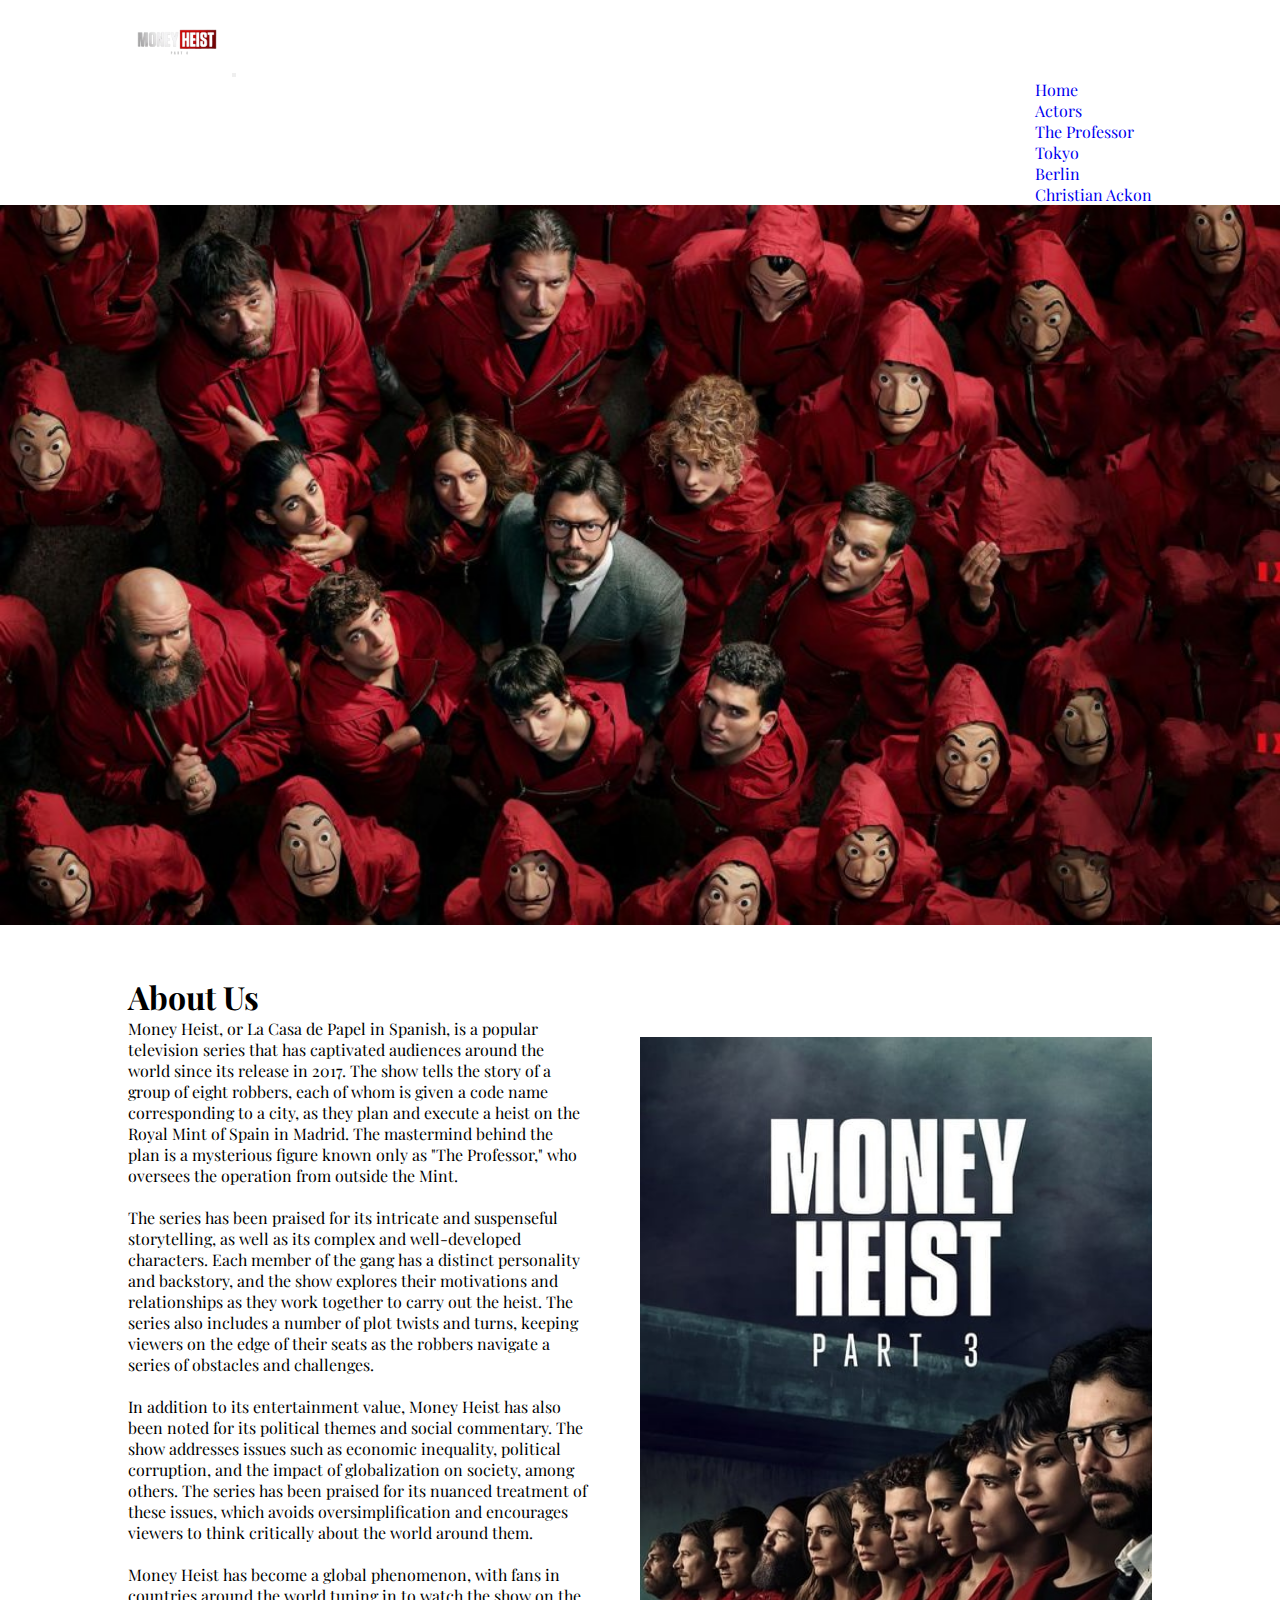
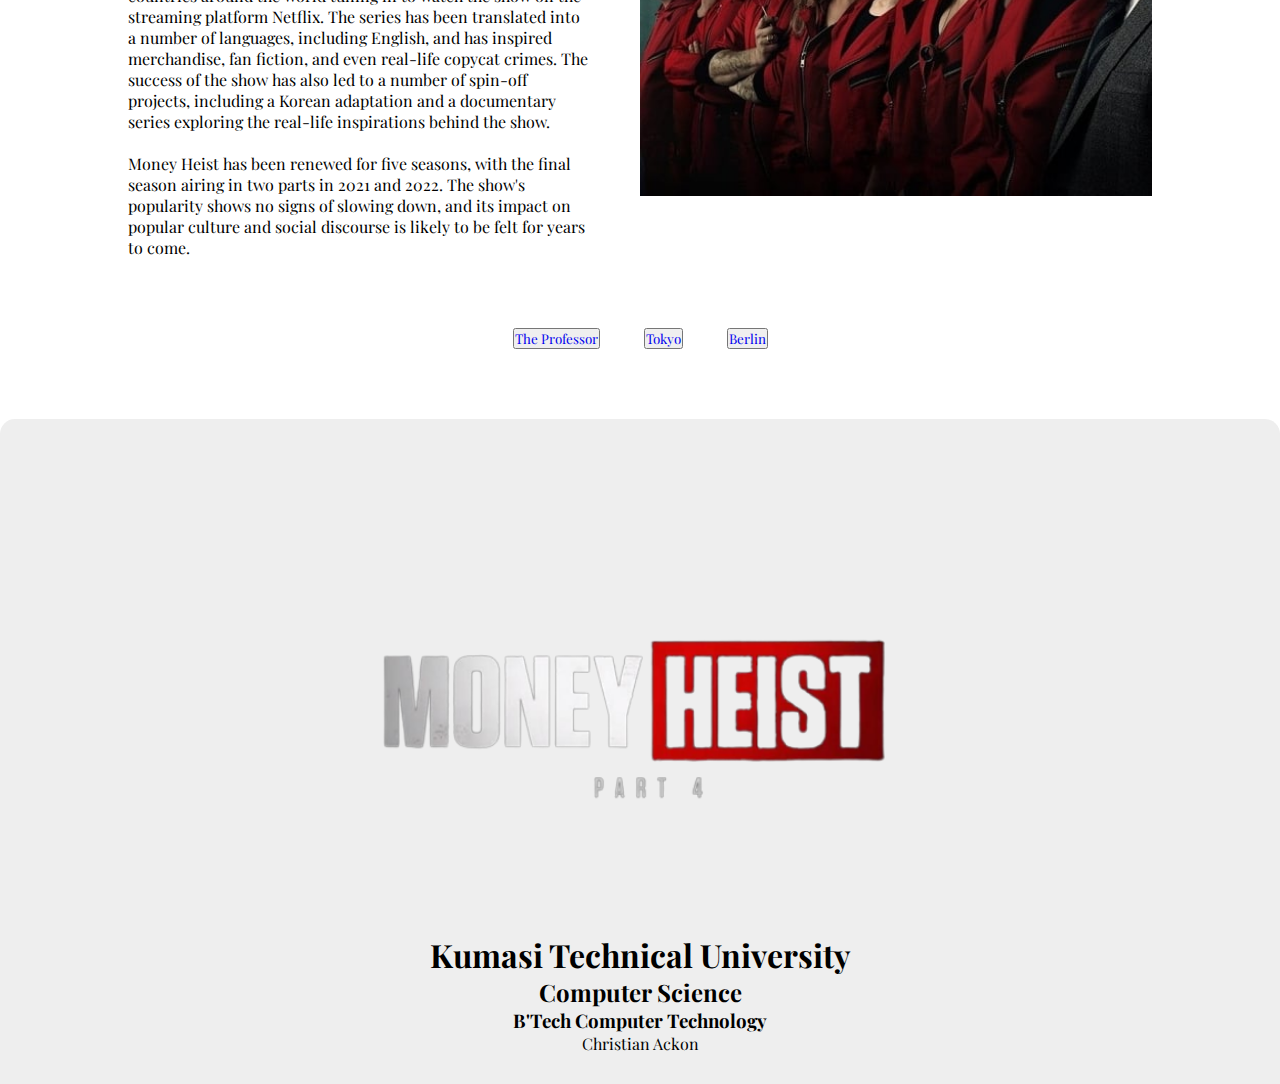
<file: index.html>
<!DOCTYPE html>
<html lang="en">

<head>
    <meta charset="UTF-8">
    <meta http-equiv="X-UA-Compatible" content="IE=edge">
    <meta name="viewport" content="width=device-width, initial-scale=1.0">
    <title>My Favorite Movie</title>
    <link rel="stylesheet" href="styles.css">
    <link href="https://cdn.jsdelivr.net/npm/bootstrap@5.3.0-alpha1/dist/css/bootstrap.min.css" rel="stylesheet"
        integrity="sha384-GLhlTQ8iRABdZLl6O3oVMWSktQOp6b7In1Zl3/Jr59b6EGGoI1aFkw7cmDA6j6gD" crossorigin="anonymous">
    <link rel="stylesheet" href="https://cdn.jsdelivr.net/npm/swiper@9/swiper-bundle.min.css" />

</head>

<body>
    <nav class="navbar navbar-expand-lg bg-body-secondary   height-nav " data-bs-theme="dark">
        <div class="container-fluid" style="padding: 0 10%;">
            <a class="navbar-brand" href="index.html">
                <img src="logo-mh-removebg-preview.png" alt="" style="height:75px">
            </a>
            <button class="navbar-toggler" type="button" data-bs-toggle="collapse" data-bs-target="#navbarNavDropdown"
                aria-controls="navbarNavDropdown" aria-expanded="false" aria-label="Toggle navigation">
                <span class="navbar-toggler-icon"></span>
            </button>
            <div class="collapse navbar-collapse links-own" id="navbarNavDropdown">
                <ul class="navbar-nav">
                    <li class="nav-item">
                        <a class="nav-link active" aria-current="page" href="index.html">Home</a>
                    </li>
                    <li class="nav-item dropdown">
                        <a class="nav-link dropdown-toggle" href="#" role="button" data-bs-toggle="dropdown"
                            aria-expanded="false">
                            Actors
                        </a>
                        <ul class="dropdown-menu">
                            <li><a class="dropdown-item" href="pro.html">The Professor</a></li>
                            <li><a class="dropdown-item" href="tokyo.html">Tokyo</a></li>
                            <li><a class="dropdown-item" href="berlin.html">Berlin</a></li>
                        </ul>
                    </li>
                    <li class="nav-item">
                        <a class="nav-link" href="about.html">Christian Ackon</a>
                    </li>

                   
                </ul>
            </div>
        </div>
    </nav>
    <div class="swiper mySwiper">
        <div class="swiper-wrapper">
            <div class="swiper-slide">
                <img src="slider1.jpeg" alt="">
            </div>
            <div class="swiper-slide">
                <img src="slider2.jpg" alt="">
            </div>
            <div class="swiper-slide">
                <img src="slider3.avif" alt="">
            </div>
        </div>
        <div class="swiper-pagination"></div>
    </div>

    <section>
        <div class="about">
            <div class="about-text mid">
                <h1>About Us</h1>
                <p>
                    Money Heist, or La Casa de Papel in Spanish, is a popular television series that has captivated
                    audiences around the world since its release in 2017. The show tells the story of a group of eight
                    robbers, each of whom is given a code name corresponding to a city, as they plan and execute a heist
                    on the Royal Mint of Spain in Madrid. The mastermind behind the plan is a mysterious figure known
                    only as "The Professor," who oversees the operation from outside the Mint.
                    <br>
                    <br>
                    The series has been praised for its intricate and suspenseful storytelling, as well as its complex
                    and well-developed characters. Each member of the gang has a distinct personality and backstory, and
                    the show explores their motivations and relationships as they work together to carry out the heist.
                    The series also includes a number of plot twists and turns, keeping viewers on the edge of their
                    seats as the robbers navigate a series of obstacles and challenges.
                    <br>
                    <br>
                    In addition to its entertainment value, Money Heist has also been noted for its political themes and
                    social commentary. The show addresses issues such as economic inequality, political corruption, and
                    the impact of globalization on society, among others. The series has been praised for its nuanced
                    treatment of these issues, which avoids oversimplification and encourages viewers to think
                    critically about the world around them.
                    <br>
                    <br>
                    Money Heist has become a global phenomenon, with fans in countries around the world tuning in to
                    watch the show on the streaming platform Netflix. The series has been translated into a number of
                    languages, including English, and has inspired merchandise, fan fiction, and even real-life copycat
                    crimes. The success of the show has also led to a number of spin-off projects, including a Korean
                    adaptation and a documentary series exploring the real-life inspirations behind the show.
                    <br>
                    <br>
                    Money Heist has been renewed for five seasons, with the final season airing in two parts in 2021 and
                    2022. The show's popularity shows no signs of slowing down, and its impact on popular culture and
                    social discourse is likely to be felt for years to come.
                </p>
            </div>
            <div class="about-image">
                <div class="swiper mySwiper">
                    <div class="swiper-wrapper">
                        <div class="swiper-slide">
                            <img src="ab.jpg" alt="">
                        </div>
                    </div>
                </div>
            </div>
    </section>

    <section>
        <div class="actors">
            <div class="card-group"
                style="display: flex; justify-content: center; align-items: center; align-self: center; text-align: center;">
                <div class="btn-group" role="group" aria-label="Button group">
                    <button type="button" class="btn btn-primary" style="margin: 20px;"><a class="dropdown-item" href="pro.html">The Professor</a></button>
                    <button type="button" class="btn btn-primary" style="margin: 20px;"><a class="dropdown-item" href="tokyo.html">Tokyo</a></button>
                    <button type="button" class="btn btn-primary" style="margin: 20px;"><a class="dropdown-item" href="berlin.html">Berlin</a></button>
                </div>

            </div>
        </div>
    </section>

    <footer>
        <div class="footer-image">
            <img src="logo-mh-removebg-preview.png" alt="">
        </div>
        <div class="footer-detail">
            <h1>Kumasi Technical University</h1>
            <h2>Computer Science</h2>
            <h3>B'Tech Computer Technology</h3>
            <p>
                Christian Ackon
            </p>
        </div>
    </footer>

    <script src="https://cdn.jsdelivr.net/npm/swiper@9/swiper-bundle.min.js"></script>


    <script>
        var swiper = new Swiper(".mySwiper", {
            // direction: "vertical",
            autoplay: true,
            speed: 1500,
            effect: "coverflow",
            pagination: {
                el: ".swiper-pagination",
                clickable: true,
            },
        });
    </script>


    <script src="https://cdn.jsdelivr.net/npm/bootstrap@5.3.0-alpha1/dist/js/bootstrap.bundle.min.js"
        integrity="sha384-w76AqPfDkMBDXo30jS1Sgez6pr3x5MlQ1ZAGC+nuZB+EYdgRZgiwxhTBTkF7CXvN"
        crossorigin="anonymous"></script>
</body>

</html>
</file>
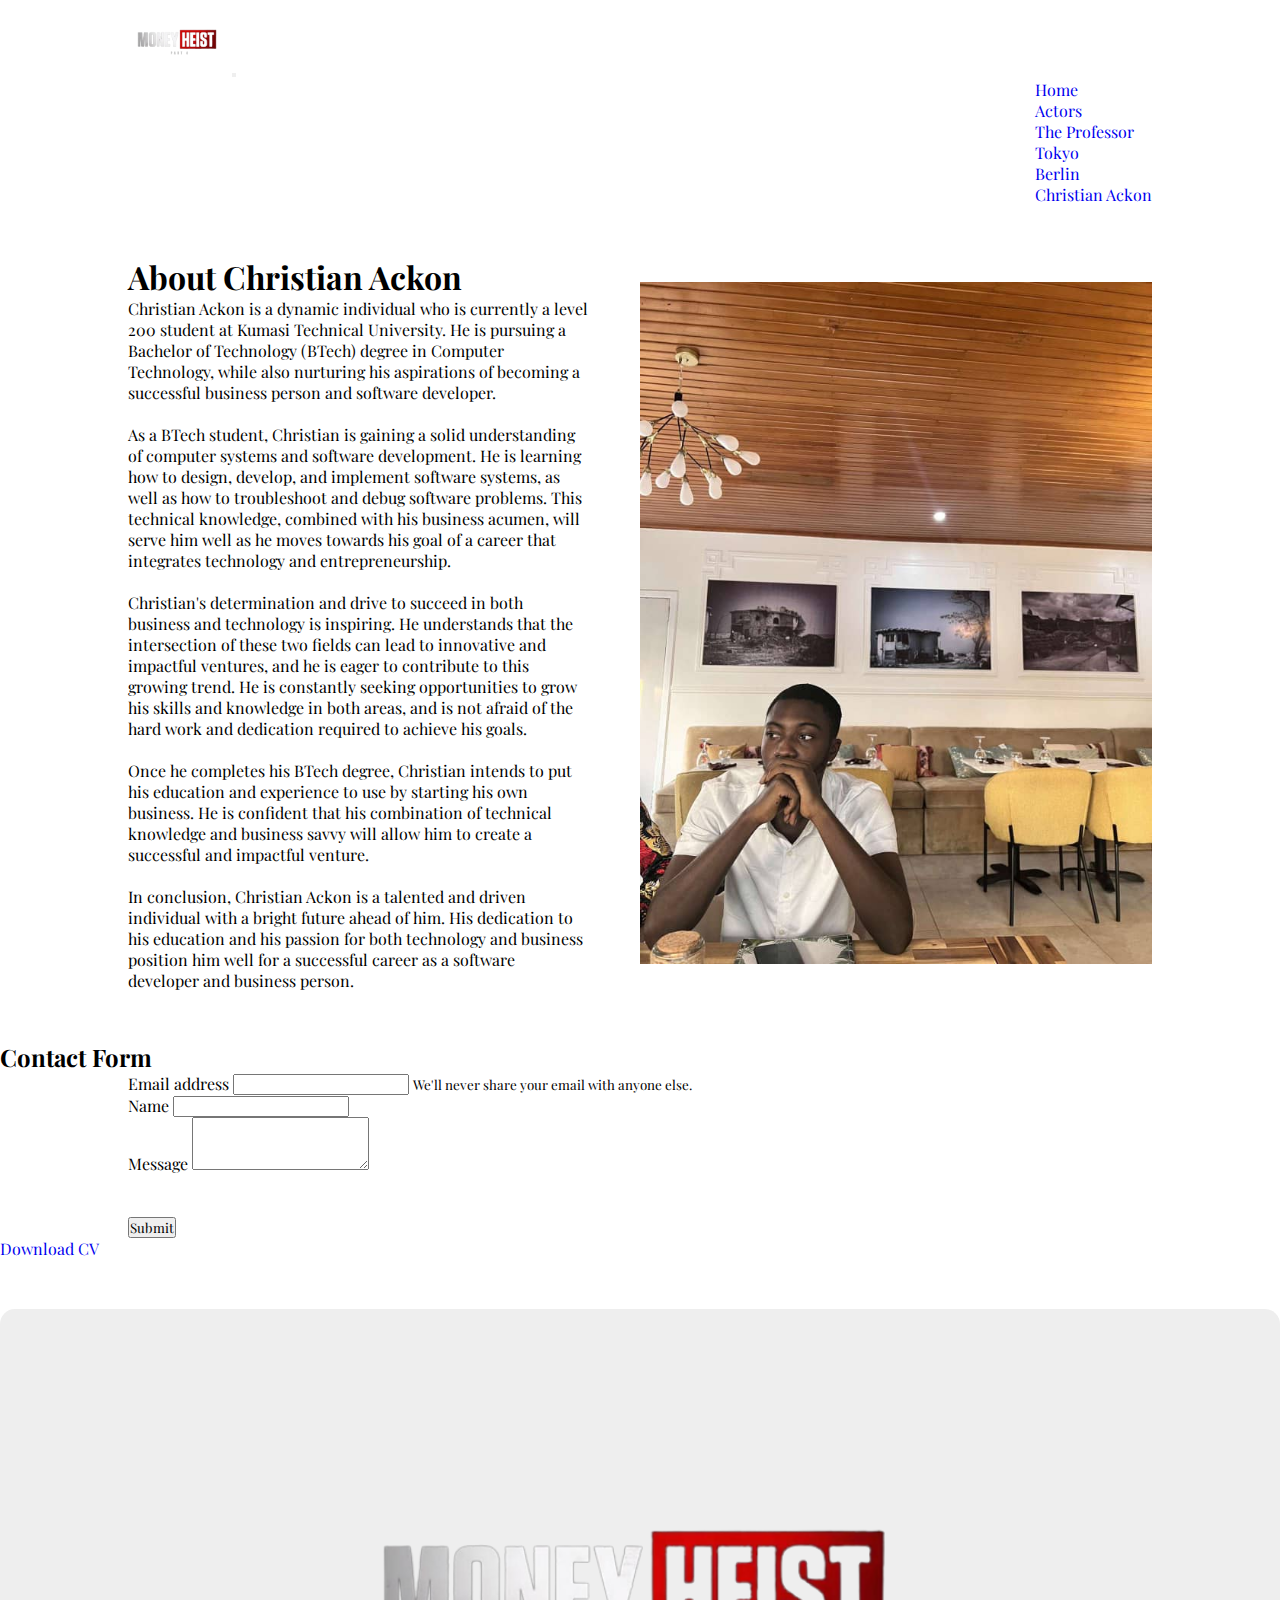
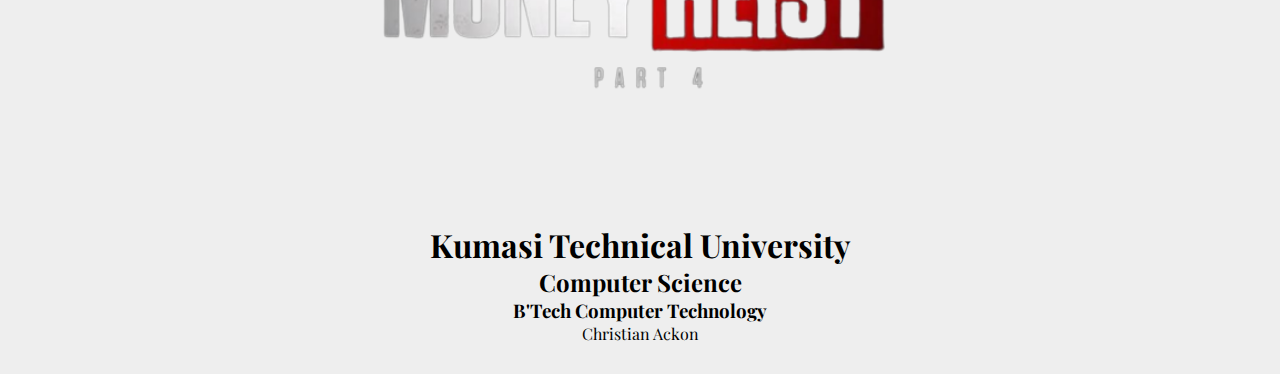
<file: about.html>
<!DOCTYPE html>
<html lang="en">

<head>
    <meta charset="UTF-8">
    <meta http-equiv="X-UA-Compatible" content="IE=edge">
    <meta name="viewport" content="width=device-width, initial-scale=1.0">
    <title>My Favorite Movie</title>
    <link rel="stylesheet" href="styles.css">
    <link href="https://cdn.jsdelivr.net/npm/bootstrap@5.3.0-alpha1/dist/css/bootstrap.min.css" rel="stylesheet"
        integrity="sha384-GLhlTQ8iRABdZLl6O3oVMWSktQOp6b7In1Zl3/Jr59b6EGGoI1aFkw7cmDA6j6gD" crossorigin="anonymous">
    <link rel="stylesheet" href="https://cdn.jsdelivr.net/npm/swiper@9/swiper-bundle.min.css" />

</head>

<body>
    <nav class="navbar navbar-expand-lg bg-body-secondary   height-nav " data-bs-theme="dark">
        <div class="container-fluid" style="padding: 0 10%;">
            <a class="navbar-brand" href="index.html">
                <img src="logo-mh-removebg-preview.png" alt="" style="height:75px">
            </a>
            <button class="navbar-toggler" type="button" data-bs-toggle="collapse" data-bs-target="#navbarNavDropdown"
                aria-controls="navbarNavDropdown" aria-expanded="false" aria-label="Toggle navigation">
                <span class="navbar-toggler-icon"></span>
            </button>
            <div class="collapse navbar-collapse links-own" id="navbarNavDropdown">
                <ul class="navbar-nav">
                    <li class="nav-item">
                        <a class="nav-link active" aria-current="page" href="index.html">Home</a>
                    </li>
                    <li class="nav-item dropdown">
                        <a class="nav-link dropdown-toggle" href="#" role="button" data-bs-toggle="dropdown"
                            aria-expanded="false">
                            Actors
                        </a>
                        <ul class="dropdown-menu">
                            <li><a class="dropdown-item" href="pro.html">The Professor</a></li>
                            <li><a class="dropdown-item" href="tokyo.html">Tokyo</a></li>
                            <li><a class="dropdown-item" href="berlin.html">Berlin</a></li>
                        </ul>
                    </li>
                    <li class="nav-item">
                        <a class="nav-link" href="about.html">Christian Ackon</a>
                    </li>


                </ul>
            </div>
        </div>
    </nav>


    <section>
        <div class="about">
            <div class="about-text mid">
                <h1>About Christian Ackon</h1>
                <p>
                    Christian Ackon is a dynamic individual who is currently a level 200 student at Kumasi Technical
                    University. He is pursuing a Bachelor of Technology (BTech) degree in Computer Technology, while
                    also nurturing his aspirations of becoming a successful business person and software developer.
<br>
<br>
                    As a BTech student, Christian is gaining a solid understanding of computer systems and software
                    development. He is learning how to design, develop, and implement software systems, as well as how
                    to troubleshoot and debug software problems. This technical knowledge, combined with his business
                    acumen, will serve him well as he moves towards his goal of a career that integrates technology and
                    entrepreneurship.
<br>
<br>
                    Christian's determination and drive to succeed in both business and technology is inspiring. He
                    understands that the intersection of these two fields can lead to innovative and impactful ventures,
                    and he is eager to contribute to this growing trend. He is constantly seeking opportunities to grow
                    his skills and knowledge in both areas, and is not afraid of the hard work and dedication required
                    to achieve his goals.
<br>
<br>
                    Once he completes his BTech degree, Christian intends to put his education and experience to use by
                    starting his own business. He is confident that his combination of technical knowledge and business
                    savvy will allow him to create a successful and impactful venture.
<br>
<br>
                    In conclusion, Christian Ackon is a talented and driven individual with a bright future ahead of
                    him. His dedication to his education and his passion for both technology and business position him
                    well for a successful career as a software developer and business person.
                </p>
            </div>
            <div class="about-image">
                <div class="swiper mySwiper">
                    <div class="swiper-wrapper">
                        <div class="swiper-slide">
                            <img src="WhatsApp Image 2023-02-13 at 11.13.36 PM.jpeg" alt="">
                        </div>
                    </div>
                </div>
            </div>
    </section>
<section>
    <div class="container mt-5">
        <h2 class="text-center mb-5">Contact Form</h2>
        <form>
          <div class="form-group">
            <label for="exampleInputEmail1">Email address</label>
            <input type="email" class="form-control" id="exampleInputEmail1" aria-describedby="emailHelp">
            <small id="emailHelp" class="form-text text-muted">We'll never share your email with anyone else.</small>
          </div>
          <div class="form-group">
            <label for="exampleInputName">Name</label>
            <input type="text" class="form-control" id="exampleInputName">
          </div>
          <div class="form-group">
            <label for="exampleFormControlTextarea1">Message</label>
            <textarea class="form-control" id="exampleFormControlTextarea1" rows="3"></textarea>
          </div>
          <br>
          <br>
          <button type="submit" class="btn btn-primary">Submit</button>
        </form>
      </div>
    
      <div class="text-center mt-5">
        <a href="your-cv.pdf" class="btn btn-primary" download>Download CV</a>
      </div>
</section>


    <footer>
        <div class="footer-image">
            <img src="logo-mh-removebg-preview.png" alt="">
        </div>
        <div class="footer-detail">
            <h1>Kumasi Technical University</h1>
            <h2>Computer Science</h2>
            <h3>B'Tech Computer Technology</h3>
            <p>
                Christian Ackon
            </p>
        </div>
    </footer>

    <script src="https://cdn.jsdelivr.net/npm/swiper@9/swiper-bundle.min.js"></script>


    <script>
        var swiper = new Swiper(".mySwiper", {
            // direction: "vertical",
            autoplay: true,
            speed: 1500,
            effect: "coverflow",
            pagination: {
                el: ".swiper-pagination",
                clickable: true,
            },
        });
    </script>


    <script src="https://cdn.jsdelivr.net/npm/bootstrap@5.3.0-alpha1/dist/js/bootstrap.bundle.min.js"
        integrity="sha384-w76AqPfDkMBDXo30jS1Sgez6pr3x5MlQ1ZAGC+nuZB+EYdgRZgiwxhTBTkF7CXvN"
        crossorigin="anonymous"></script>
</body>

</html>
</file>
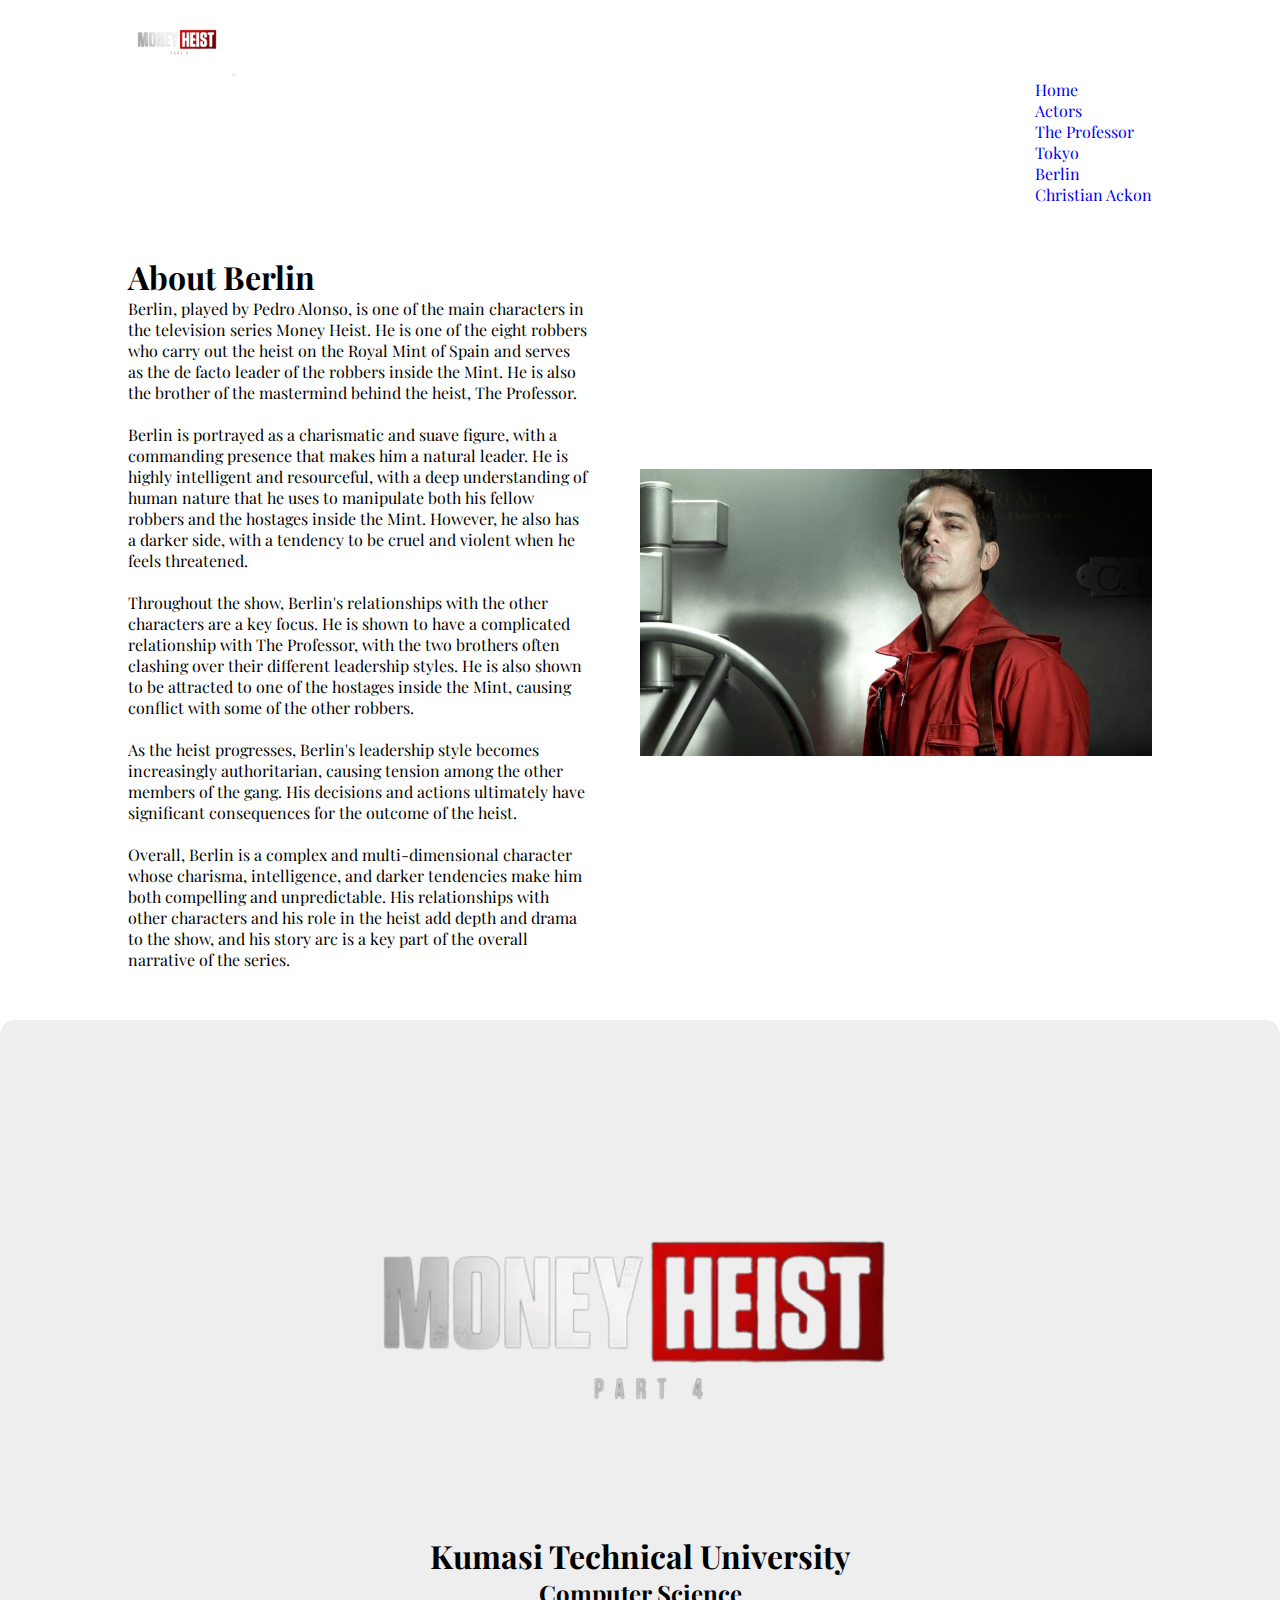
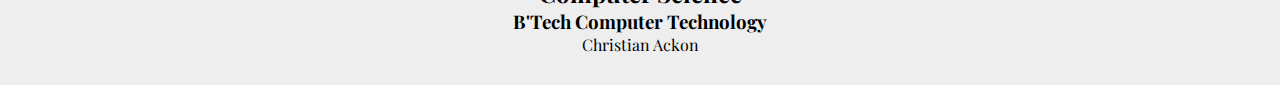
<file: berlin.html>
<!DOCTYPE html>
<html lang="en">

<head>
    <meta charset="UTF-8">
    <meta http-equiv="X-UA-Compatible" content="IE=edge">
    <meta name="viewport" content="width=device-width, initial-scale=1.0">
    <title>My Favorite Movie</title>
    <link rel="stylesheet" href="styles.css">
    <link href="https://cdn.jsdelivr.net/npm/bootstrap@5.3.0-alpha1/dist/css/bootstrap.min.css" rel="stylesheet"
        integrity="sha384-GLhlTQ8iRABdZLl6O3oVMWSktQOp6b7In1Zl3/Jr59b6EGGoI1aFkw7cmDA6j6gD" crossorigin="anonymous">
    <link rel="stylesheet" href="https://cdn.jsdelivr.net/npm/swiper@9/swiper-bundle.min.css" />

</head>

<body>
    <nav class="navbar navbar-expand-lg bg-body-secondary   height-nav " data-bs-theme="dark">
        <div class="container-fluid" style="padding: 0 10%;">
            <a class="navbar-brand" href="index.html">
                <img src="logo-mh-removebg-preview.png" alt="" style="height:75px">
            </a>
            <button class="navbar-toggler" type="button" data-bs-toggle="collapse" data-bs-target="#navbarNavDropdown"
                aria-controls="navbarNavDropdown" aria-expanded="false" aria-label="Toggle navigation">
                <span class="navbar-toggler-icon"></span>
            </button>
            <div class="collapse navbar-collapse links-own" id="navbarNavDropdown">
                <ul class="navbar-nav">
                    <li class="nav-item">
                        <a class="nav-link active" aria-current="page" href="index.html">Home</a>
                    </li>
                    <li class="nav-item dropdown">
                        <a class="nav-link dropdown-toggle" href="#" role="button" data-bs-toggle="dropdown"
                            aria-expanded="false">
                            Actors
                        </a>
                        <ul class="dropdown-menu">
                            <li><a class="dropdown-item" href="pro.html">The Professor</a></li>
                            <li><a class="dropdown-item" href="tokyo.html">Tokyo</a></li>
                            <li><a class="dropdown-item" href="berlin.html">Berlin</a></li>
                        </ul>
                    </li>
                    <li class="nav-item">
                        <a class="nav-link" href="about.html">Christian Ackon</a>
                    </li>


                </ul>
            </div>
        </div>
    </nav>


    <section>
        <div class="about">
            <div class="about-text mid">
                <h1>About Berlin</h1>
                <p>
                    Berlin, played by Pedro Alonso, is one of the main characters in the television series Money Heist.
                    He is one of the eight robbers who carry out the heist on the Royal Mint of Spain and serves as the
                    de facto leader of the robbers inside the Mint. He is also the brother of the mastermind behind the
                    heist, The Professor.
                    <br>
                    <br>
                    Berlin is portrayed as a charismatic and suave figure, with a commanding presence that makes him a
                    natural leader. He is highly intelligent and resourceful, with a deep understanding of human nature
                    that he uses to manipulate both his fellow robbers and the hostages inside the Mint. However, he
                    also has a darker side, with a tendency to be cruel and violent when he feels threatened.
                    <br>
                    <br>
                    Throughout the show, Berlin's relationships with the other characters are a key focus. He is shown
                    to have a complicated relationship with The Professor, with the two brothers often clashing over
                    their different leadership styles. He is also shown to be attracted to one of the hostages inside
                    the Mint, causing conflict with some of the other robbers.
                    <br>
                    <br>
                    As the heist progresses, Berlin's leadership style becomes increasingly authoritarian, causing
                    tension among the other members of the gang. His decisions and actions ultimately have significant
                    consequences for the outcome of the heist.
                    <br>
                    <br>
                    Overall, Berlin is a complex and multi-dimensional character whose charisma, intelligence, and
                    darker tendencies make him both compelling and unpredictable. His relationships with other
                    characters and his role in the heist add depth and drama to the show, and his story arc is a key
                    part of the overall narrative of the series.
                </p>
            </div>
            <div class="about-image">
                <div class="swiper mySwiper">
                    <div class="swiper-wrapper">
                        <div class="swiper-slide">
                            <img src="berlin-netflix-what-we-know-so-far.jpg" alt="">
                        </div>
                    </div>
                </div>
            </div>
    </section>



    <footer>
        <div class="footer-image">
            <img src="logo-mh-removebg-preview.png" alt="">
        </div>
        <div class="footer-detail">
            <h1>Kumasi Technical University</h1>
            <h2>Computer Science</h2>
            <h3>B'Tech Computer Technology</h3>
            <p>
                Christian Ackon
            </p>
        </div>
    </footer>

    <script src="https://cdn.jsdelivr.net/npm/swiper@9/swiper-bundle.min.js"></script>


    <script>
        var swiper = new Swiper(".mySwiper", {
            // direction: "vertical",
            autoplay: true,
            speed: 1500,
            effect: "coverflow",
            pagination: {
                el: ".swiper-pagination",
                clickable: true,
            },
        });
    </script>


    <script src="https://cdn.jsdelivr.net/npm/bootstrap@5.3.0-alpha1/dist/js/bootstrap.bundle.min.js"
        integrity="sha384-w76AqPfDkMBDXo30jS1Sgez6pr3x5MlQ1ZAGC+nuZB+EYdgRZgiwxhTBTkF7CXvN"
        crossorigin="anonymous"></script>
</body>

</html>
</file>
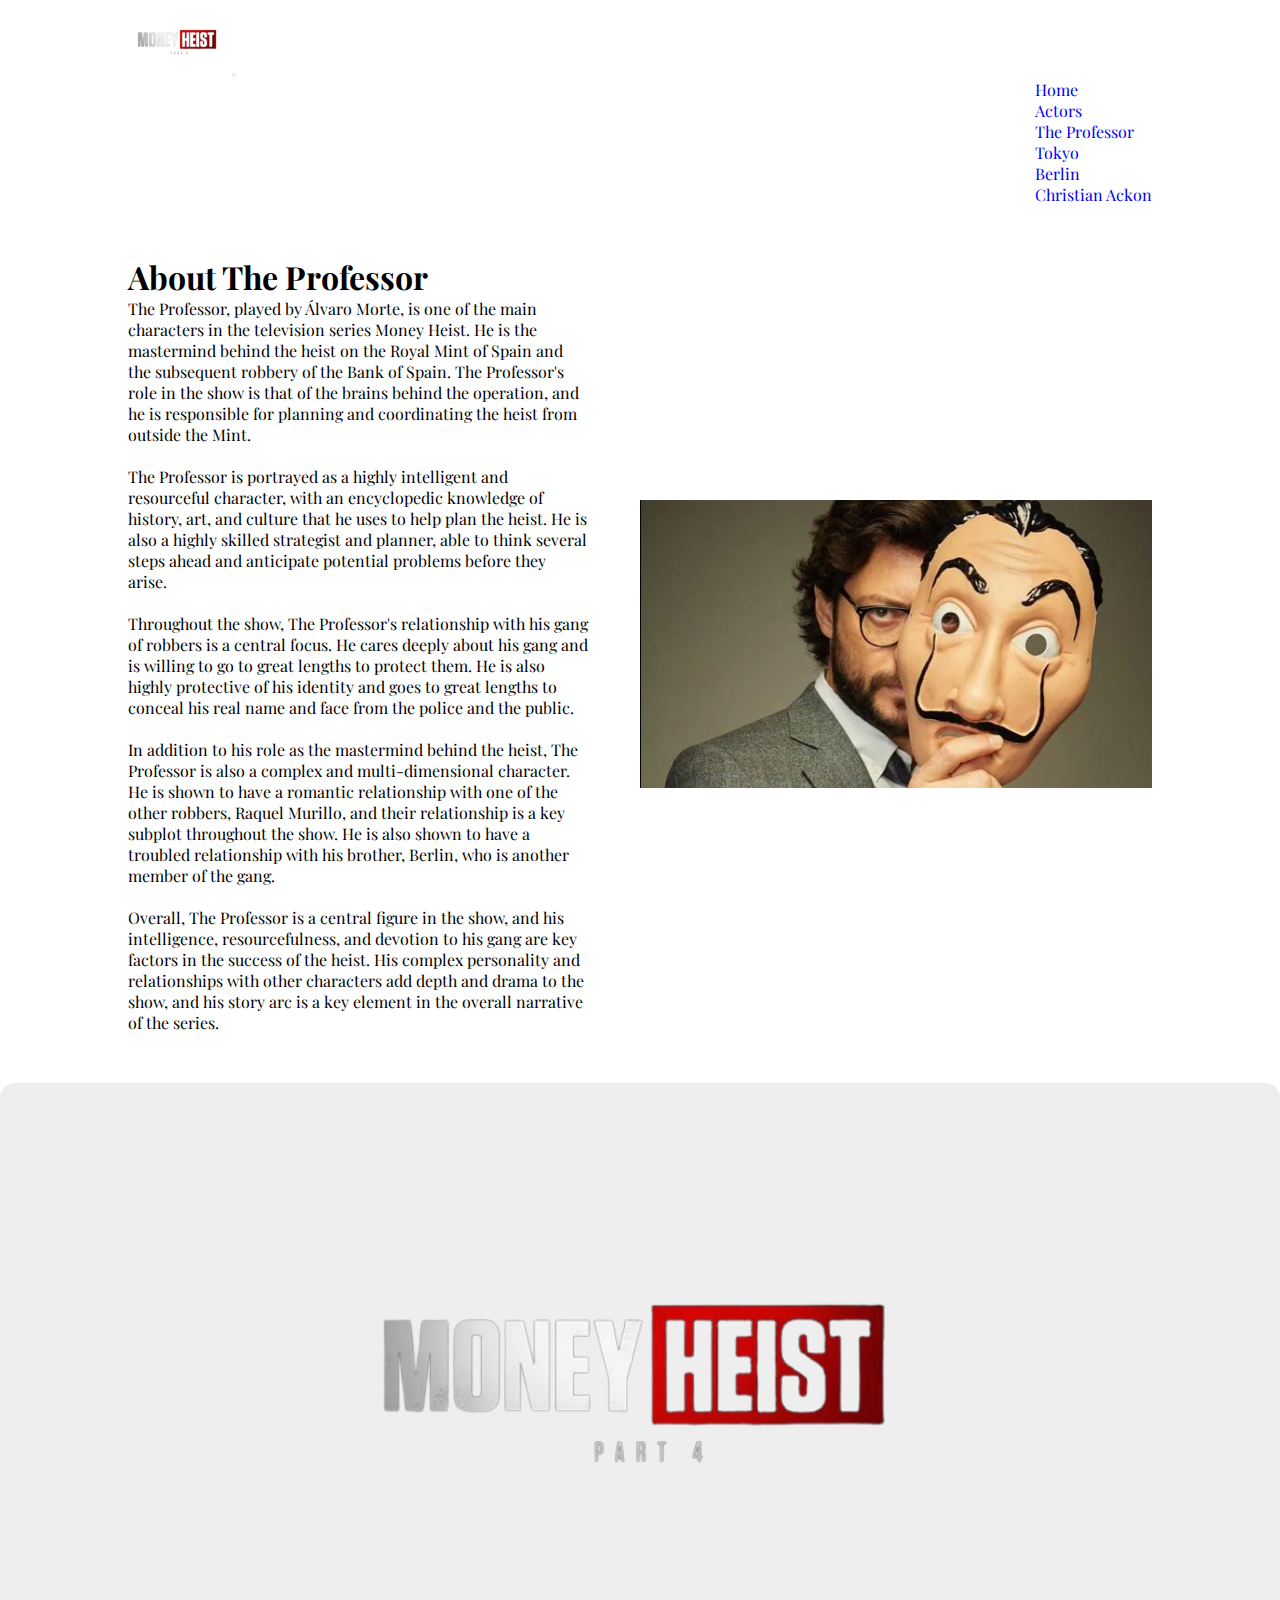
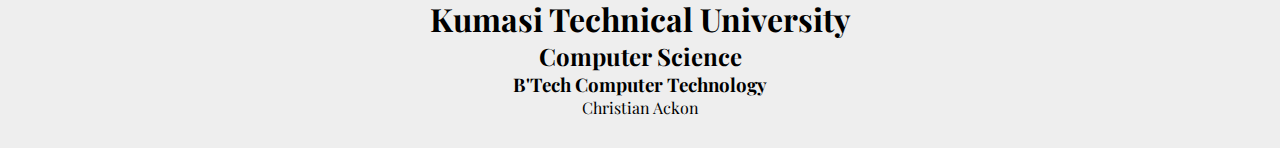
<file: pro.html>
<!DOCTYPE html>
<html lang="en">

<head>
    <meta charset="UTF-8">
    <meta http-equiv="X-UA-Compatible" content="IE=edge">
    <meta name="viewport" content="width=device-width, initial-scale=1.0">
    <title>My Favorite Movie</title>
    <link rel="stylesheet" href="styles.css">
    <link href="https://cdn.jsdelivr.net/npm/bootstrap@5.3.0-alpha1/dist/css/bootstrap.min.css" rel="stylesheet"
        integrity="sha384-GLhlTQ8iRABdZLl6O3oVMWSktQOp6b7In1Zl3/Jr59b6EGGoI1aFkw7cmDA6j6gD" crossorigin="anonymous">
    <link rel="stylesheet" href="https://cdn.jsdelivr.net/npm/swiper@9/swiper-bundle.min.css" />

</head>

<body>
    <nav class="navbar navbar-expand-lg bg-body-secondary   height-nav " data-bs-theme="dark">
        <div class="container-fluid" style="padding: 0 10%;">
            <a class="navbar-brand" href="index.html">
                <img src="logo-mh-removebg-preview.png" alt="" style="height:75px">
            </a>
            <button class="navbar-toggler" type="button" data-bs-toggle="collapse" data-bs-target="#navbarNavDropdown"
                aria-controls="navbarNavDropdown" aria-expanded="false" aria-label="Toggle navigation">
                <span class="navbar-toggler-icon"></span>
            </button>
            <div class="collapse navbar-collapse links-own" id="navbarNavDropdown">
                <ul class="navbar-nav">
                    <li class="nav-item">
                        <a class="nav-link active" aria-current="page" href="index.html">Home</a>
                    </li>
                    <li class="nav-item dropdown">
                        <a class="nav-link dropdown-toggle" href="#" role="button" data-bs-toggle="dropdown"
                            aria-expanded="false">
                            Actors
                        </a>
                        <ul class="dropdown-menu">
                            <li><a class="dropdown-item" href="pro.html">The Professor</a></li>
                            <li><a class="dropdown-item" href="tokyo.html">Tokyo</a></li>
                            <li><a class="dropdown-item" href="berlin.html">Berlin</a></li>
                        </ul>
                    </li>
                    <li class="nav-item">
                        <a class="nav-link" href="about.html">Christian Ackon</a>
                    </li>


                </ul>
            </div>
        </div>
    </nav>


    <section>
        <div class="about">
            <div class="about-text mid">
                <h1>About The Professor</h1>
                <p>
                    The Professor, played by Álvaro Morte, is one of the main characters in the television series Money
                    Heist. He is the mastermind behind the heist on the Royal Mint of Spain and the subsequent robbery
                    of the Bank of Spain. The Professor's role in the show is that of the brains behind the operation,
                    and he is responsible for planning and coordinating the heist from outside the Mint.
                    <br>
                    <br>
                    The Professor is portrayed as a highly intelligent and resourceful character, with an encyclopedic
                    knowledge of history, art, and culture that he uses to help plan the heist. He is also a highly
                    skilled strategist and planner, able to think several steps ahead and anticipate potential problems
                    before they arise.
                    <br>
                    <br>
                    Throughout the show, The Professor's relationship with his gang of robbers is a central focus. He
                    cares deeply about his gang and is willing to go to great lengths to protect them. He is also highly
                    protective of his identity and goes to great lengths to conceal his real name and face from the
                    police and the public.
                    <br>
                    <br>
                    In addition to his role as the mastermind behind the heist, The Professor is also a complex and
                    multi-dimensional character. He is shown to have a romantic relationship with one of the other
                    robbers, Raquel Murillo, and their relationship is a key subplot throughout the show. He is also
                    shown to have a troubled relationship with his brother, Berlin, who is another member of the gang.
                    <br>
                    <br>
                    Overall, The Professor is a central figure in the show, and his intelligence, resourcefulness, and
                    devotion to his gang are key factors in the success of the heist. His complex personality and
                    relationships with other characters add depth and drama to the show, and his story arc is a key
                    element in the overall narrative of the series.
                </p>
            </div>
            <div class="about-image">
                <div class="swiper mySwiper">
                    <div class="swiper-wrapper">
                        <div class="swiper-slide">
                            <img src="pro.webp" alt="">
                        </div>
                    </div>
                </div>
            </div>
    </section>



    <footer>
        <div class="footer-image">
            <img src="logo-mh-removebg-preview.png" alt="">
        </div>
        <div class="footer-detail">
            <h1>Kumasi Technical University</h1>
            <h2>Computer Science</h2>
            <h3>B'Tech Computer Technology</h3>
            <p>
                Christian Ackon
            </p>
        </div>
    </footer>

    <script src="https://cdn.jsdelivr.net/npm/swiper@9/swiper-bundle.min.js"></script>


    <script>
        var swiper = new Swiper(".mySwiper", {
            // direction: "vertical",
            autoplay: true,
            speed: 1500,
            effect: "coverflow",
            pagination: {
                el: ".swiper-pagination",
                clickable: true,
            },
        });
    </script>


    <script src="https://cdn.jsdelivr.net/npm/bootstrap@5.3.0-alpha1/dist/js/bootstrap.bundle.min.js"
        integrity="sha384-w76AqPfDkMBDXo30jS1Sgez6pr3x5MlQ1ZAGC+nuZB+EYdgRZgiwxhTBTkF7CXvN"
        crossorigin="anonymous"></script>
</body>

</html>
</file>
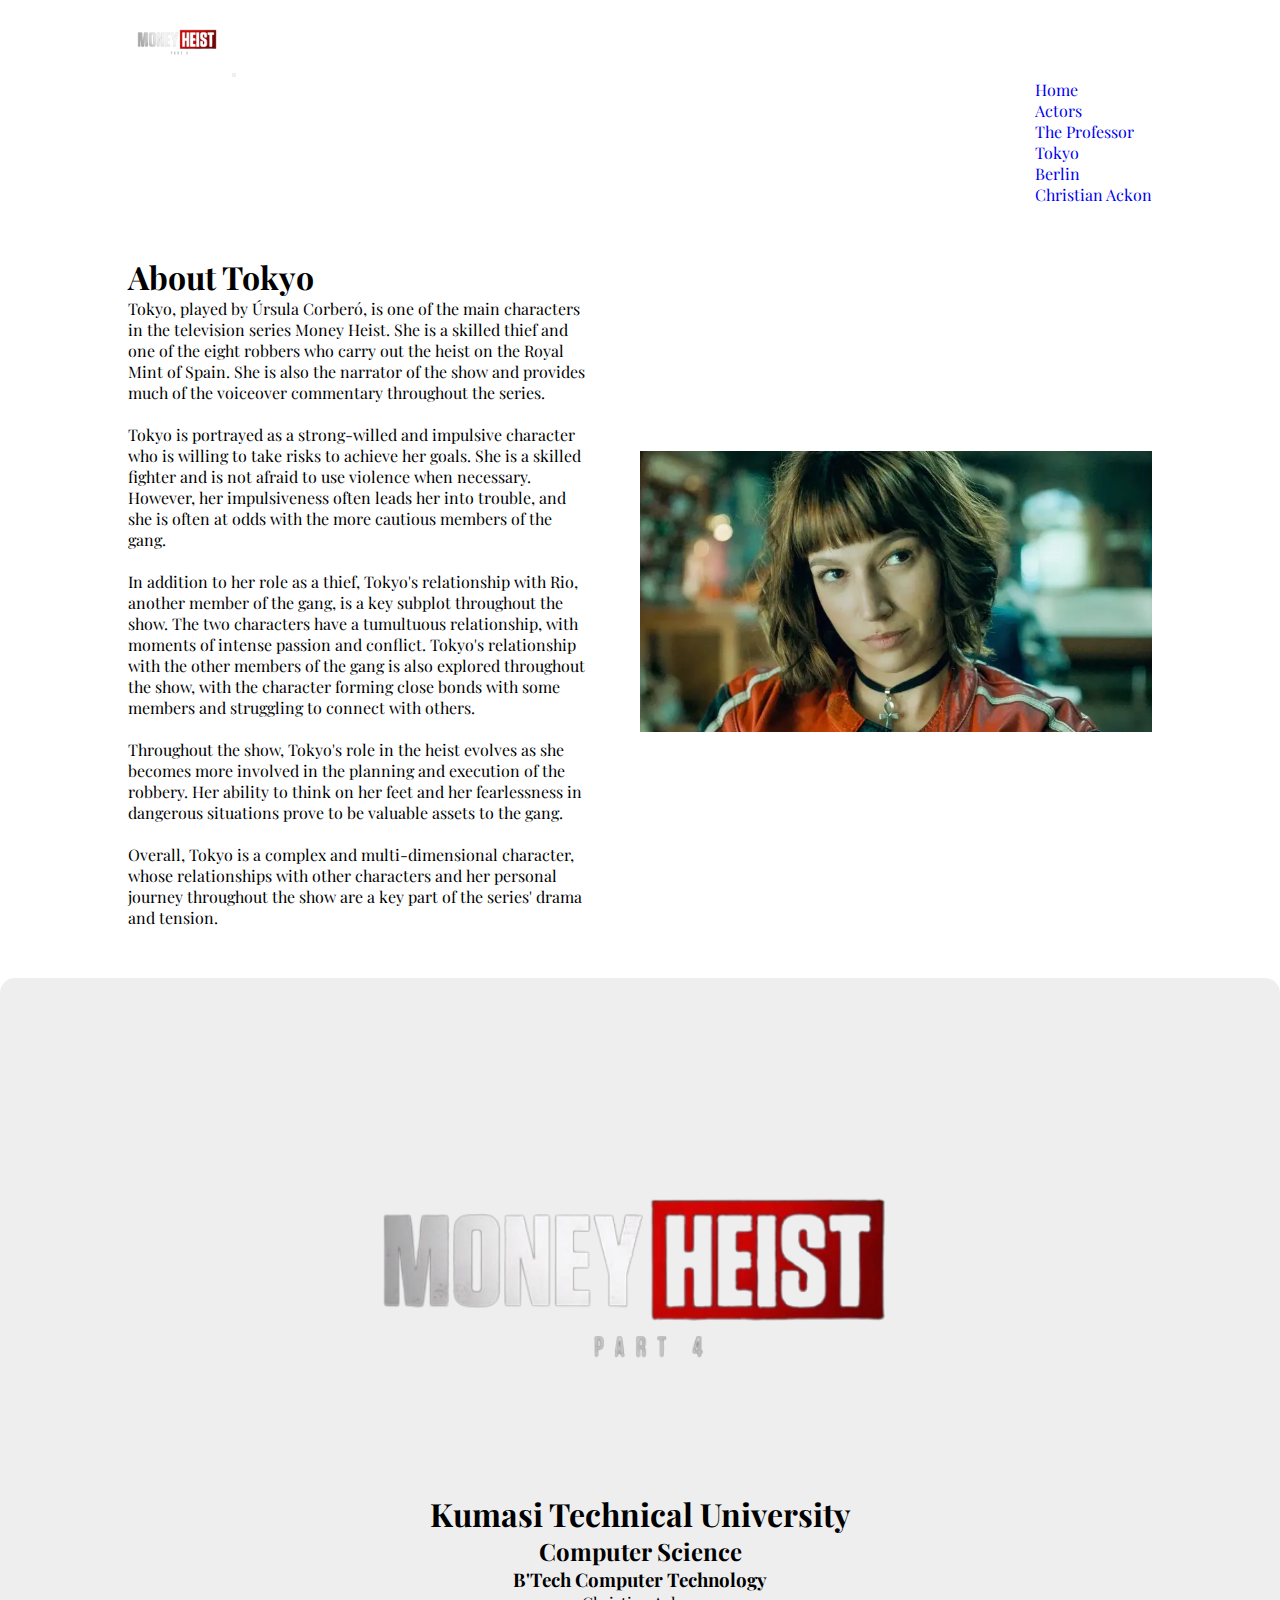
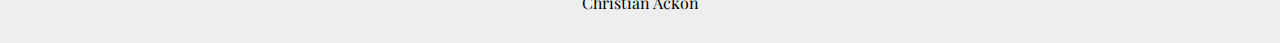
<file: tokyo.html>
<!DOCTYPE html>
<html lang="en">

<head>
    <meta charset="UTF-8">
    <meta http-equiv="X-UA-Compatible" content="IE=edge">
    <meta name="viewport" content="width=device-width, initial-scale=1.0">
    <title>My Favorite Movie</title>
    <link rel="stylesheet" href="styles.css">
    <link href="https://cdn.jsdelivr.net/npm/bootstrap@5.3.0-alpha1/dist/css/bootstrap.min.css" rel="stylesheet"
        integrity="sha384-GLhlTQ8iRABdZLl6O3oVMWSktQOp6b7In1Zl3/Jr59b6EGGoI1aFkw7cmDA6j6gD" crossorigin="anonymous">
    <link rel="stylesheet" href="https://cdn.jsdelivr.net/npm/swiper@9/swiper-bundle.min.css" />

</head>

<body>
    <nav class="navbar navbar-expand-lg bg-body-secondary   height-nav " data-bs-theme="dark">
        <div class="container-fluid" style="padding: 0 10%;">
            <a class="navbar-brand" href="index.html">
                <img src="logo-mh-removebg-preview.png" alt="" style="height:75px">
            </a>
            <button class="navbar-toggler" type="button" data-bs-toggle="collapse" data-bs-target="#navbarNavDropdown"
                aria-controls="navbarNavDropdown" aria-expanded="false" aria-label="Toggle navigation">
                <span class="navbar-toggler-icon"></span>
            </button>
            <div class="collapse navbar-collapse links-own" id="navbarNavDropdown">
                <ul class="navbar-nav">
                    <li class="nav-item">
                        <a class="nav-link active" aria-current="page" href="index.html">Home</a>
                    </li>
                    <li class="nav-item dropdown">
                        <a class="nav-link dropdown-toggle" href="#" role="button" data-bs-toggle="dropdown"
                            aria-expanded="false">
                            Actors
                        </a>
                        <ul class="dropdown-menu">
                            <li><a class="dropdown-item" href="pro.html">The Professor</a></li>
                            <li><a class="dropdown-item" href="tokyo.html">Tokyo</a></li>
                            <li><a class="dropdown-item" href="berlin.html">Berlin</a></li>
                        </ul>
                    </li>
                    <li class="nav-item">
                        <a class="nav-link" href="about.html">Christian Ackon</a>
                    </li>


                </ul>
            </div>
        </div>
    </nav>


    <section>
        <div class="about">
            <div class="about-text mid">
                <h1>About Tokyo</h1>
                <p>
                    Tokyo, played by Úrsula Corberó, is one of the main characters in the television series Money Heist.
                    She is a skilled thief and one of the eight robbers who carry out the heist on the Royal Mint of
                    Spain. She is also the narrator of the show and provides much of the voiceover commentary throughout
                    the series.
                    <br>
                    <br>
                    Tokyo is portrayed as a strong-willed and impulsive character who is willing to take risks to
                    achieve her goals. She is a skilled fighter and is not afraid to use violence when necessary.
                    However, her impulsiveness often leads her into trouble, and she is often at odds with the more
                    cautious members of the gang.
                    <br>
                    <br>
                    In addition to her role as a thief, Tokyo's relationship with Rio, another member of the gang, is a
                    key subplot throughout the show. The two characters have a tumultuous relationship, with moments of
                    intense passion and conflict. Tokyo's relationship with the other members of the gang is also
                    explored throughout the show, with the character forming close bonds with some members and
                    struggling to connect with others.
                    <br>
                    <br>
                    Throughout the show, Tokyo's role in the heist evolves as she becomes more involved in the planning
                    and execution of the robbery. Her ability to think on her feet and her fearlessness in dangerous
                    situations prove to be valuable assets to the gang.
                    <br>
                    <br>
                    Overall, Tokyo is a complex and multi-dimensional character, whose relationships with other
                    characters and her personal journey throughout the show are a key part of the series' drama and
                    tension.
                </p>
            </div>
            <div class="about-image">
                <div class="swiper mySwiper">
                    <div class="swiper-wrapper">
                        <div class="swiper-slide">
                            <img src="Tokyo.Money-Heist.webp" alt="">
                        </div>
                    </div>
                </div>
            </div>
    </section>



    <footer>
        <div class="footer-image">
            <img src="logo-mh-removebg-preview.png" alt="">
        </div>
        <div class="footer-detail">
            <h1>Kumasi Technical University</h1>
            <h2>Computer Science</h2>
            <h3>B'Tech Computer Technology</h3>
            <p>
                Christian Ackon
            </p>
        </div>
    </footer>

    <script src="https://cdn.jsdelivr.net/npm/swiper@9/swiper-bundle.min.js"></script>


    <script>
        var swiper = new Swiper(".mySwiper", {
            // direction: "vertical",
            autoplay: true,
            speed: 1500,
            effect: "coverflow",
            pagination: {
                el: ".swiper-pagination",
                clickable: true,
            },
        });
    </script>


    <script src="https://cdn.jsdelivr.net/npm/bootstrap@5.3.0-alpha1/dist/js/bootstrap.bundle.min.js"
        integrity="sha384-w76AqPfDkMBDXo30jS1Sgez6pr3x5MlQ1ZAGC+nuZB+EYdgRZgiwxhTBTkF7CXvN"
        crossorigin="anonymous"></script>
</body>

</html>
</file>
<file: styles.css>
@import url('https://fonts.googleapis.com/css2?family=Playfair+Display:ital,wght@0,400;0,500;0,700;0,800;0,900;1,400;1,500;1,600;1,700;1,800;1,900&display=swap');
* {
    margin: 0;
    padding: 0;
    box-sizing: border-box;
    text-decoration: none;
    list-style: none;
    font-family: 'Playfair Display', serif;
}

body {
    font-family: 'Roboto', sans-serif;

}

.height-nav {
    /* height: 280px; */
}

form{
    padding: 0 10%;
}
.links-own {
    display: flex;
    justify-content: flex-end;
}

.swiper {
    width: 100%;
    height: 100%;
}

.swiper-slide {
    text-align: center;
    font-size: 18px;
    background: #fff;
    display: flex;
    justify-content: center;
    align-items: center;
}

.swiper-slide img {
    display: block;
    width: 100%;
    height: 100%;
    background-position: center;
    object-fit: cover;
}

.about {
    display: grid;
    grid-template-columns: 50% 50%;
    padding: 0 10%;
    margin-block: 50px;
}

.about-image {
    display: flex;
    justify-content: center;
    align-self: center;
    align-items: center;
}

.about-image img {
    box-shadow: rgba(60, 64, 67, 0.3) 0px 1px 2px 0px, rgba(60, 64, 67, 0.15) 0px 1px 3px 1px;
}

.wrapper {
    height: 30vh;
    background-color: rgb(65, 46, 46);
    margin-bottom: 50px;
}

.heading h1 {
    text-align: center;
    padding-block: 20px;
    font-family: 'Roboto', sans-serif;
    color: #fff;
}

.list-of-act {
    display: flex;
    justify-content: center;
    align-items: center;
}

.list-of-act button {
    /* background-color: pink; */
    margin: 10px;
    padding: 15px 45px;
    list-style: none;
    text-decoration: none;
}

.mid {
    display: flex;
    flex-direction: column;
    justify-content: center;
    padding-right: 10%;
}

.contact {
    padding: 0 10%;
}

.actors {
    margin-bottom: 50px;
}

footer img {
    width: 50%;
}

footer {
    background-color: #eee;
    text-align: center;
    padding-block: 30px;
    border-top-right-radius: 15px;
    border-top-left-radius: 15px;
    margin-top: 50px;
}

@media (max-width: 768px) {
    .about {
        /* background-color: red; */
        display: block;
        padding-block: 20px;
    }

    .down {
        margin-bottom: 50px;
    }
}
</file>
